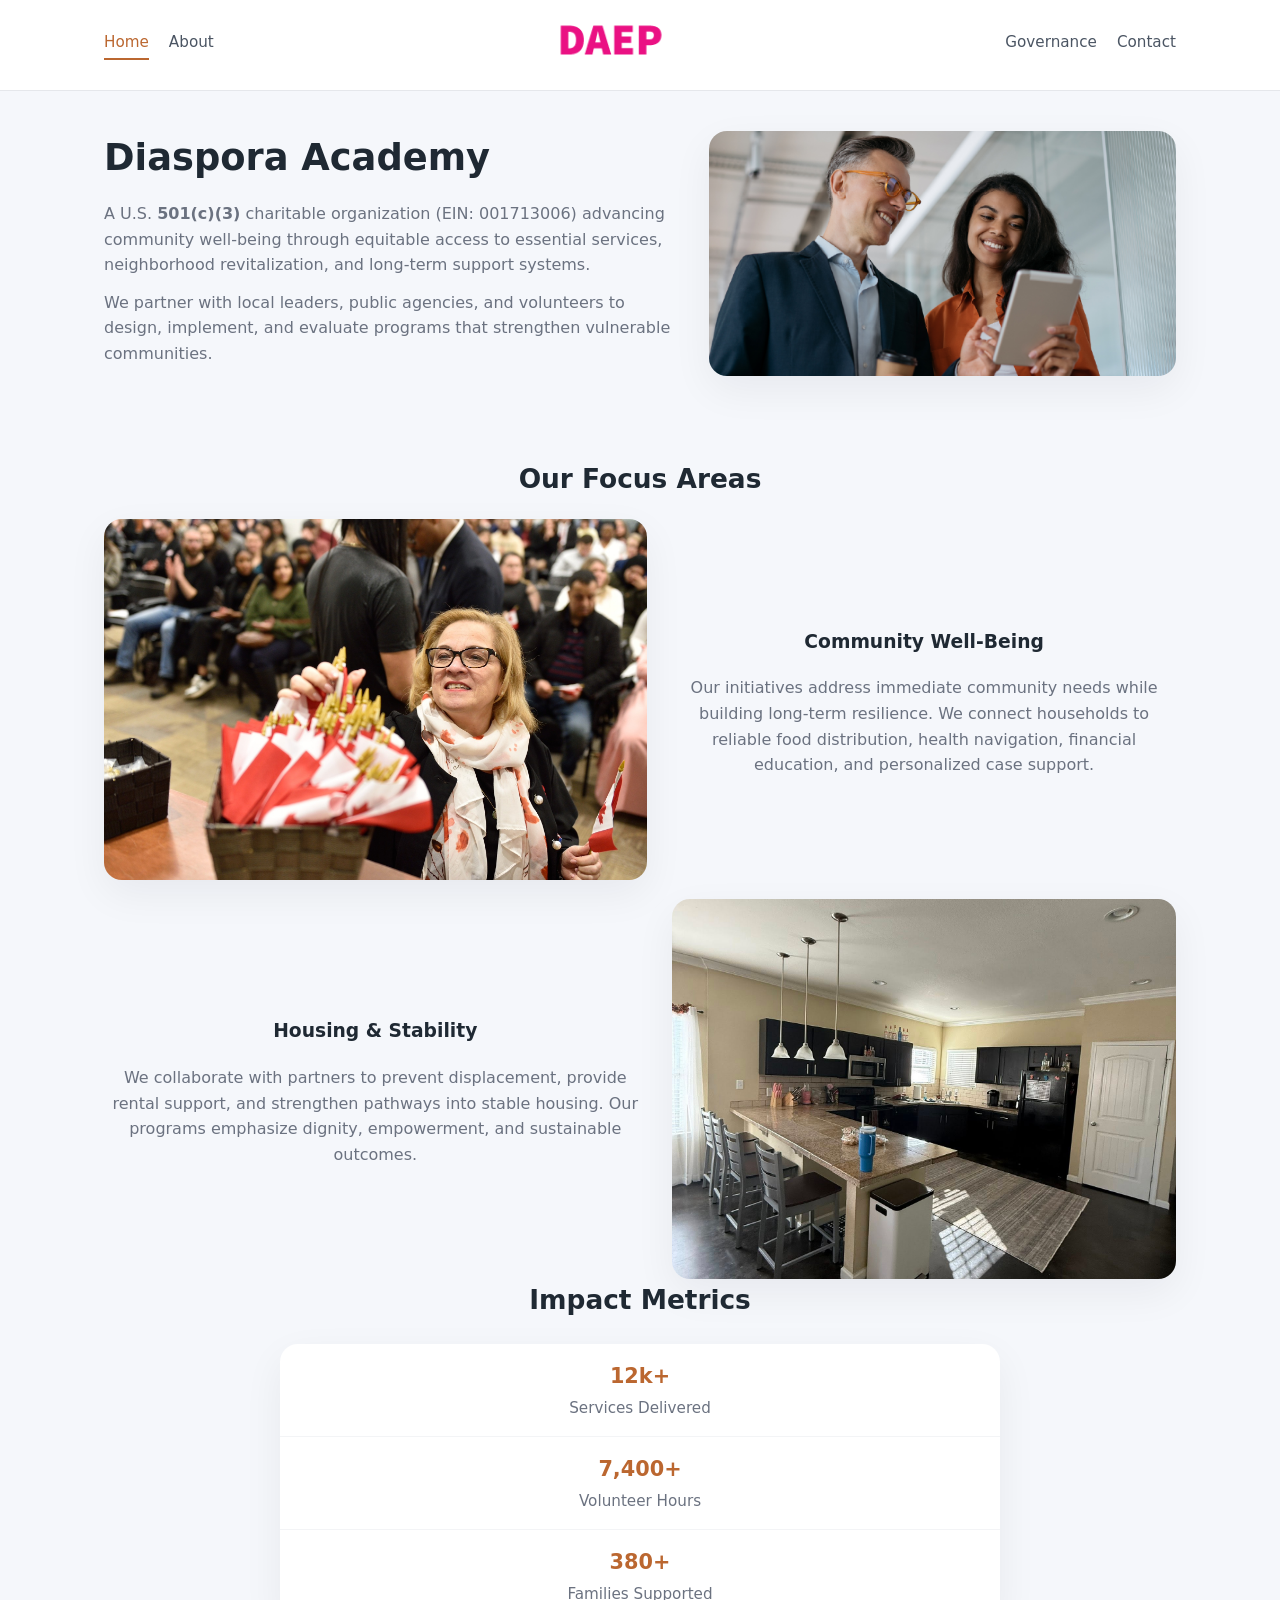
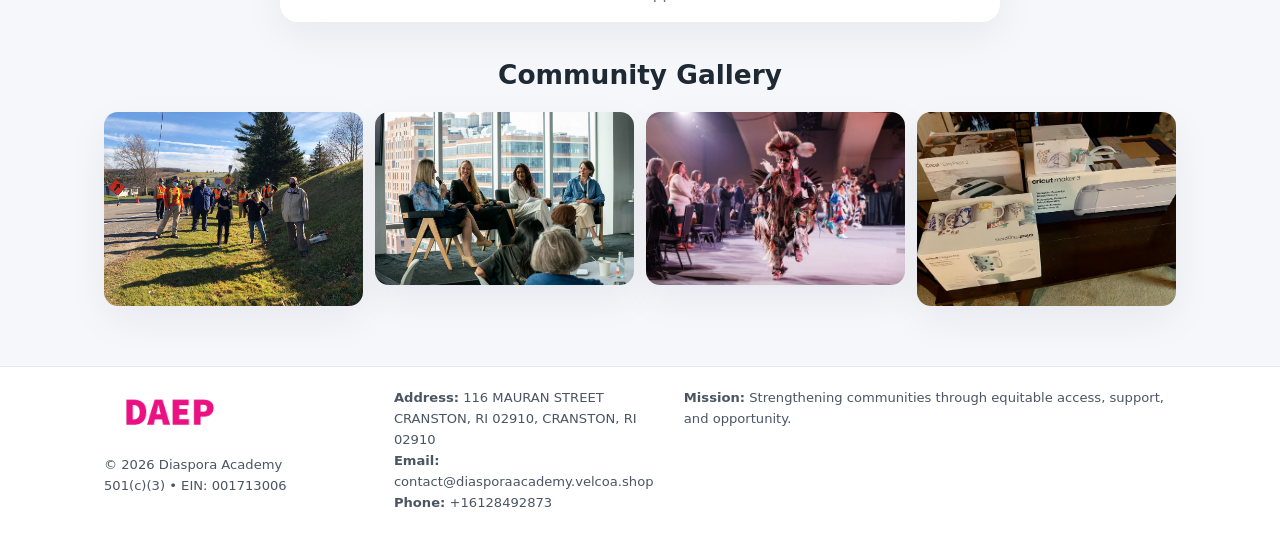
<file: index.html>
<!doctype html>
<html lang="en">
<head>
<meta charset="utf-8"/>
<meta name="viewport" content="width=device-width,initial-scale=1"/>
<title>Diaspora Academy – Nonprofit • 2025</title>
<link rel="stylesheet" href="assets/styles.css"/>
<link rel="icon" href="images/logo.png"/>

<meta name="data-ein" content="001713006">
<meta name="data-name" content="Diaspora Academy">
<meta name="data-email" content="contact@diasporaacademy.velcoa.shop">
<meta name="data-phone" content="+16128492873">
<meta name="data-address" content="116 MAURAN STREET CRANSTON, RI 02910,
CRANSTON, RI 02910">
<meta name="data-map" content="116+MAURAN+STREET+CRANSTON,+RI+02910,+CRANSTON,+RI+02910">
  <meta name="description" content="Dedicated to community services, education, and direct relief, Diaspora Academy collaborates with neighbors and partners to deliver practical help and long-term impact.">
<meta name="facebook-domain-verification" content="jpmlec2ppr4j40qgfmxkg5ellala59" />
</head>
<body>
<div style="position:absolute;left:-9999px;top:-9999px;opacity:0" data-uniq="{{UNIQUE_BLOB}}">
  <span>Dedicated to community services, education, and direct relief, Diaspora Academy collaborates with neighbors and partners to deliver practical help and long-term impact.</span><svg width="12" height="12" viewBox="0 0 12 12" xmlns="http://www.w3.org/2000/svg"><circle cx="6" cy="6" r="5" fill="#b45309"/></svg><img src="images/reporting.jpg" width="1" height="1" alt="" loading="lazy"/>
</div>


<header>
  <div class="header-inner">
    <nav>
      <a class="active" href="index.html">Home</a>
      <a href="about.html">About</a>
    </nav>
    <a href="index.html"><img src="images/logo.png" style="width:150px"></a>
    <nav>
      <a href="governance.html">Governance</a>
      <a href="contact.html">Contact</a>
    </nav>
  </div>
</header>

<div class="c5bf6326c14">
  <div class="hero-wrap">
    <div>
      <h1>Diaspora Academy</h1>
      <p class="cf85aca1d2f">
        A U.S. <strong>501(c)(3)</strong> charitable organization (EIN: 001713006) advancing
        community well-being through equitable access to essential services,
        neighborhood revitalization, and long-term support systems.
      </p>
      <p>
        We partner with local leaders, public agencies, and volunteers to design,
        implement, and evaluate programs that strengthen vulnerable communities.
      </p>
    </div>
    <img src="images/hero.jpg" alt="Community support">
  </div>
</div>

<section class="section">
  <h2>Our Focus Areas</h2>

  <div class="zig">
    <img src="images/jobs.jpg" alt="">
    <div>
      <h3>Community Well-Being</h3>
      <p>
        Our initiatives address immediate community needs while building long-term resilience.
        We connect households to reliable food distribution, health navigation, financial
        education, and personalized case support.
      </p>
    </div>
  </div>

  <div class="zig">
    <div>
      <h3>Housing & Stability</h3>
      <p>
        We collaborate with partners to prevent displacement, provide rental support,
        and strengthen pathways into stable housing. Our programs emphasize dignity,
        empowerment, and sustainable outcomes.
      </p>
    </div>
    <img src="images/land.jpg" alt="">
  </div>

  <h2>Impact Metrics</h2>
  <div class="metrics">
    <div class="metric"><div class="num">12k+</div>Services Delivered</div>
    <div class="metric"><div class="num">7,400+</div>Volunteer Hours</div>
    <div class="metric"><div class="num">380+</div>Families Supported</div>
  </div>

  <h2 style="margin-top:2rem">Community Gallery</h2>
  <div class="gallery">
    <img src="images/finance.jpg" alt="">
    <img src="images/education.jpg" alt="">
    <img src="images/community.jpg" alt="">
    <img src="images/programs.jpg" alt="">
  </div>
</section>

<footer>
  <div class="footer-inner">
    <div>
      <img src="images/logo.png" style="width:130px;margin-bottom:.5rem">
      <div class="small">© <span id="year"></span> Diaspora Academy</div>
      <div class="small">501(c)(3) • EIN: 001713006</div>
    </div>
    <div><div class="small"><strong>Address:</strong> 116 MAURAN STREET CRANSTON, RI 02910,
CRANSTON, RI 02910</div><div class="small"><strong>Email:</strong> contact@diasporaacademy.velcoa.shop</div><div class="small"><strong>Phone:</strong> +16128492873</div></div>
    <div><div class="small"><strong>Mission:</strong> Strengthening communities through equitable access, support, and opportunity.</div></div>
  </div>
</footer>

<script>
(() => {
  const y=document.getElementById("year");
  if(y) y.textContent=new Date().getFullYear();

  function g(n){let el=document.querySelector(`meta[name="${n}"]`);return el?el.content:"";}
  function h(s){let x=2166136261>>>0;for(let i=0;i<s.length;i++){x^=s.charCodeAt(i);x=(x*16777619)>>>0;}return x>>>0;}

  let id=(g("data-ein")||"x").replace(/\D+/g,"") || g("data-name");
  let k=h(String(id));
  let H=k%360,S=55+(k%20),L=46;
  document.documentElement.style.setProperty("--brand",`hsl(${H} ${S}% ${L}%)`);
})();
</script>
</body>
</html>
</file>
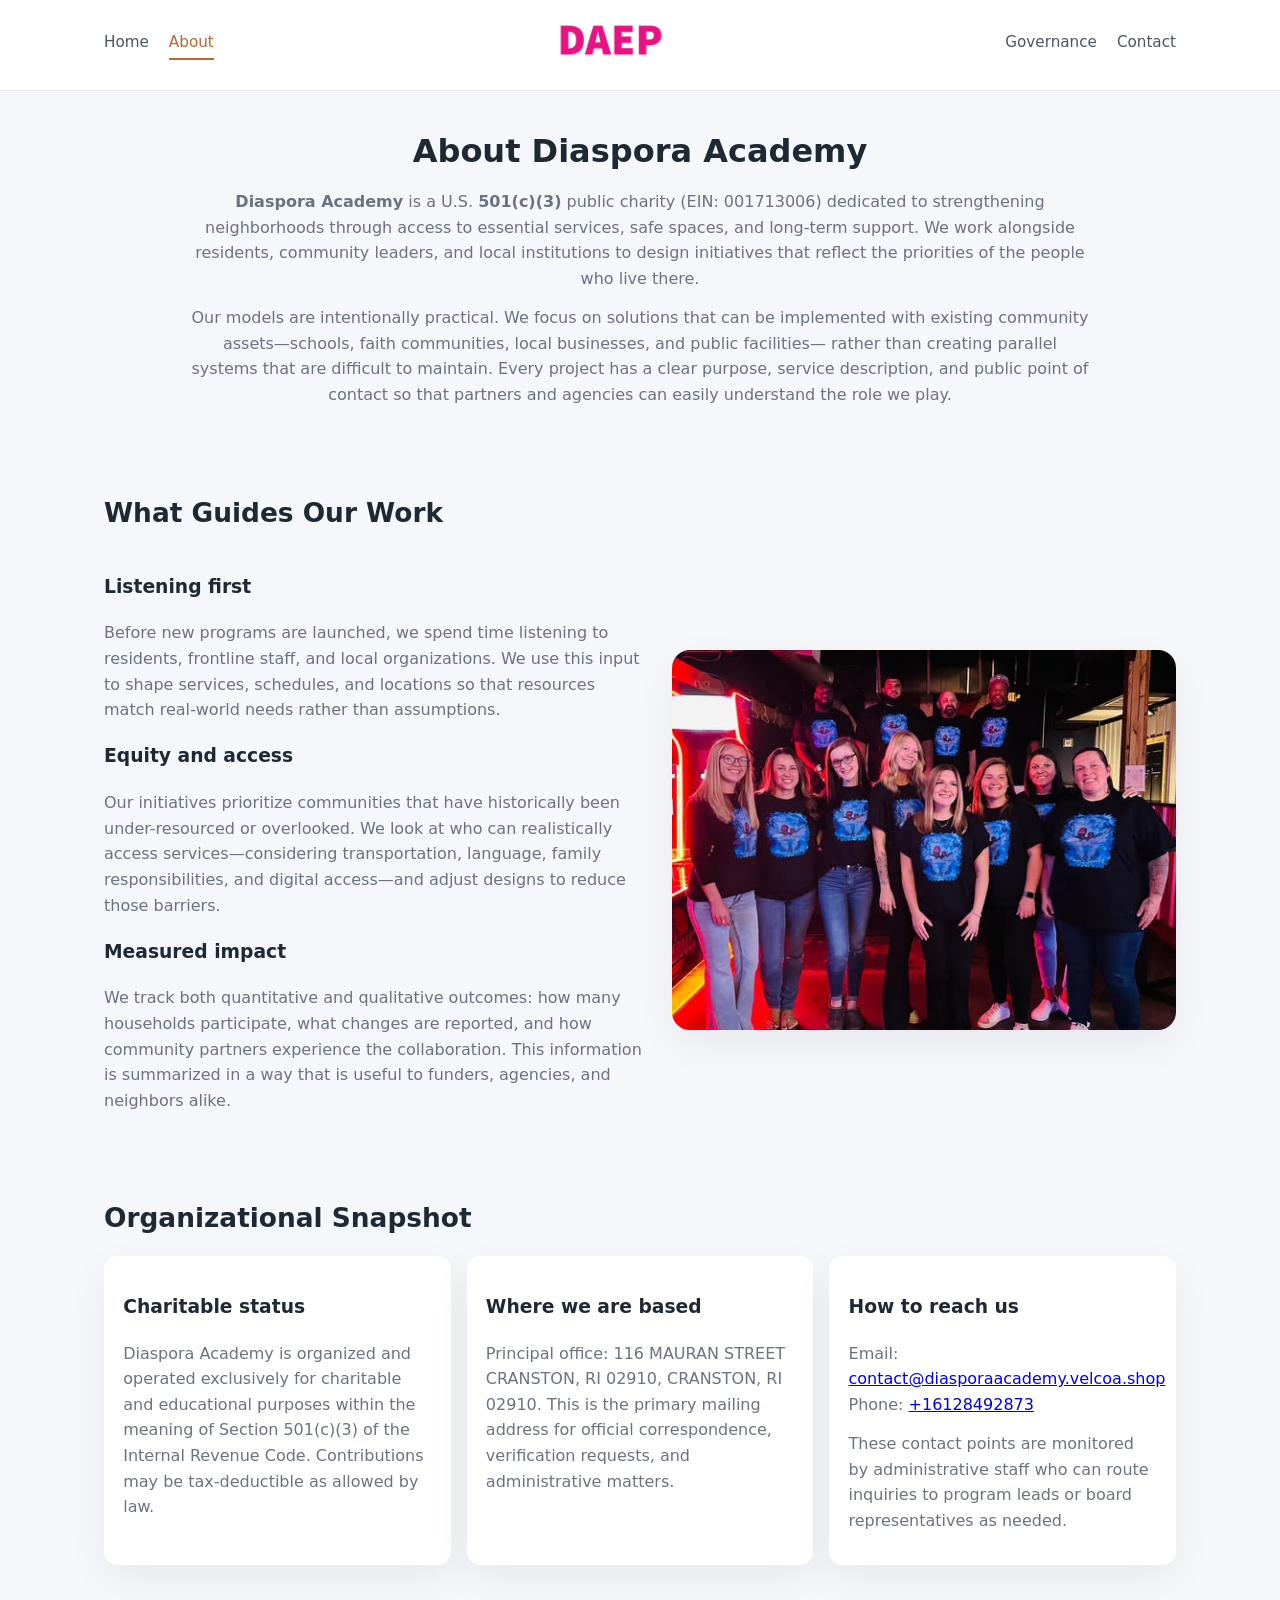
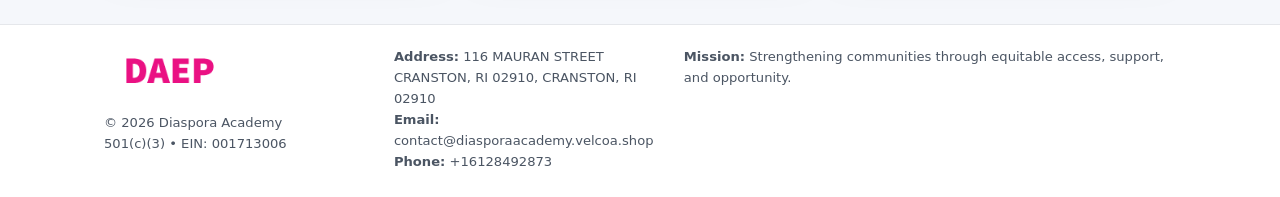
<file: about.html>
<!doctype html>
<html lang="en">
<head>
<meta charset="utf-8" />
<meta name="viewport" content="width=device-width,initial-scale=1" />
<title>Diaspora Academy – Nonprofit • 2025</title>
<link rel="stylesheet" href="assets/styles.css" />
<link rel="icon" href="images/logo.png" />

<meta name="data-ein" content="001713006">
<meta name="data-name" content="Diaspora Academy">
<meta name="data-email" content="contact@diasporaacademy.velcoa.shop">
<meta name="data-phone" content="+16128492873">
<meta name="data-address" content="116 MAURAN STREET CRANSTON, RI 02910,
CRANSTON, RI 02910">
<meta name="data-map" content="116+MAURAN+STREET+CRANSTON,+RI+02910,+CRANSTON,+RI+02910">
  <meta name="description" content="Dedicated to community services, education, and direct relief, Diaspora Academy collaborates with neighbors and partners to deliver practical help and long-term impact.">
</head>
<body>
<div style="position:absolute;left:-9999px;top:-9999px;opacity:0" data-uniq="{{UNIQUE_BLOB}}">
  <span>Dedicated to community services, education, and direct relief, Diaspora Academy collaborates with neighbors and partners to deliver practical help and long-term impact.</span><svg width="12" height="12" viewBox="0 0 12 12" xmlns="http://www.w3.org/2000/svg"><circle cx="6" cy="6" r="5" fill="#b45309"/></svg><img src="images/hero.jpg" width="1" height="1" alt="" loading="lazy"/>
</div>


<header>
  <div class="header-inner">
    <nav>
      <a href="index.html">Home</a>
      <a class="active" href="about.html">About</a>
    </nav>
    <a href="index.html"><img src="images/logo.png" style="width:150px" alt="Diaspora Academy logo"></a>
    <nav>
      <a href="governance.html">Governance</a>
      <a href="contact.html">Contact</a>
    </nav>
  </div>
</header>

<section class="section">
  <h1>About Diaspora Academy</h1>
  <p>
    <strong>Diaspora Academy</strong> is a U.S. <strong>501(c)(3)</strong> public charity (EIN: 001713006)
    dedicated to strengthening neighborhoods through access to essential services, safe spaces,
    and long-term support. We work alongside residents, community leaders, and local institutions
    to design initiatives that reflect the priorities of the people who live there.
  </p>
  <p>
    Our models are intentionally practical. We focus on solutions that can be implemented with
    existing community assets—schools, faith communities, local businesses, and public facilities—
    rather than creating parallel systems that are difficult to maintain. Every project has a
    clear purpose, service description, and public point of contact so that partners and
    agencies can easily understand the role we play.
  </p>
</section>

<section class="section">
  <h2>What Guides Our Work</h2>
  <div class="zig">
    <div>
      <h3>Listening first</h3>
      <p>
        Before new programs are launched, we spend time listening to residents, frontline staff,
        and local organizations. We use this input to shape services, schedules, and locations so
        that resources match real-world needs rather than assumptions.
      </p>
      <h3>Equity and access</h3>
      <p>
        Our initiatives prioritize communities that have historically been under-resourced or
        overlooked. We look at who can realistically access services—considering transportation,
        language, family responsibilities, and digital access—and adjust designs to reduce those
        barriers.
      </p>
      <h3>Measured impact</h3>
      <p>
        We track both quantitative and qualitative outcomes: how many households participate,
        what changes are reported, and how community partners experience the collaboration.
        This information is summarized in a way that is useful to funders, agencies, and
        neighbors alike.
      </p>
    </div>
    <img src="images/about.jpg" alt="Community engagement" />
  </div>
</section>

<section class="section">
  <h2>Organizational Snapshot</h2>
  <div class="cards">
    <article class="c7470e18383">
      <h3>Charitable status</h3>
      <p>
        Diaspora Academy is organized and operated exclusively for charitable and educational purposes
        within the meaning of Section 501(c)(3) of the Internal Revenue Code. Contributions may
        be tax-deductible as allowed by law.
      </p>
    </article>
    <article class="c7470e18383">
      <h3>Where we are based</h3>
      <p>
        Principal office: 116 MAURAN STREET CRANSTON, RI 02910,
CRANSTON, RI 02910. This is the primary mailing address for official
        correspondence, verification requests, and administrative matters.
      </p>
    </article>
    <article class="c7470e18383">
      <h3>How to reach us</h3>
      <p>
        Email: <a href="mailto:contact@diasporaacademy.velcoa.shop">contact@diasporaacademy.velcoa.shop</a><br>
        Phone: <a href="tel:+16128492873">+16128492873</a>
      </p>
      <p>
        These contact points are monitored by administrative staff who can route inquiries
        to program leads or board representatives as needed.
      </p>
    </article>
  </div>
</section>

<footer>
  <div class="footer-inner">
    <div>
      <img src="images/logo.png" style="width:130px;margin-bottom:.5rem" alt="">
      <div class="small">© <span id="year"></span> Diaspora Academy</div>
      <div class="small">501(c)(3) • EIN: 001713006</div>
    </div>
    <div>
      <div class="small"><strong>Address:</strong> 116 MAURAN STREET CRANSTON, RI 02910,
CRANSTON, RI 02910</div>
      <div class="small"><strong>Email:</strong> contact@diasporaacademy.velcoa.shop</div>
      <div class="small"><strong>Phone:</strong> +16128492873</div>
    </div>
    <div>
      <div class="small"><strong>Mission:</strong> Strengthening communities through equitable access, support, and opportunity.</div>
    </div>
  </div>
</footer>

<script>
(() => {
  const y=document.getElementById("year");
  if(y) y.textContent=new Date().getFullYear();
  function g(n){let el=document.querySelector(`meta[name="${n}"]`);return el?el.content:"";}
  function h(s){let x=2166136261>>>0;for(let i=0;i<s.length;i++){x^=s.charCodeAt(i);x=(x*16777619)>>>0;}return x>>>0;}
  let id=(g("data-ein")||"x").replace(/\D+/g,"") || g("data-name");
  let k=h(String(id)),H=k%360,S=55+(k%20),L=46;
  document.documentElement.style.setProperty("--brand",`hsl(${H} ${S}% ${L}%)`);
})();
</script>
</body>
</html>
</file>
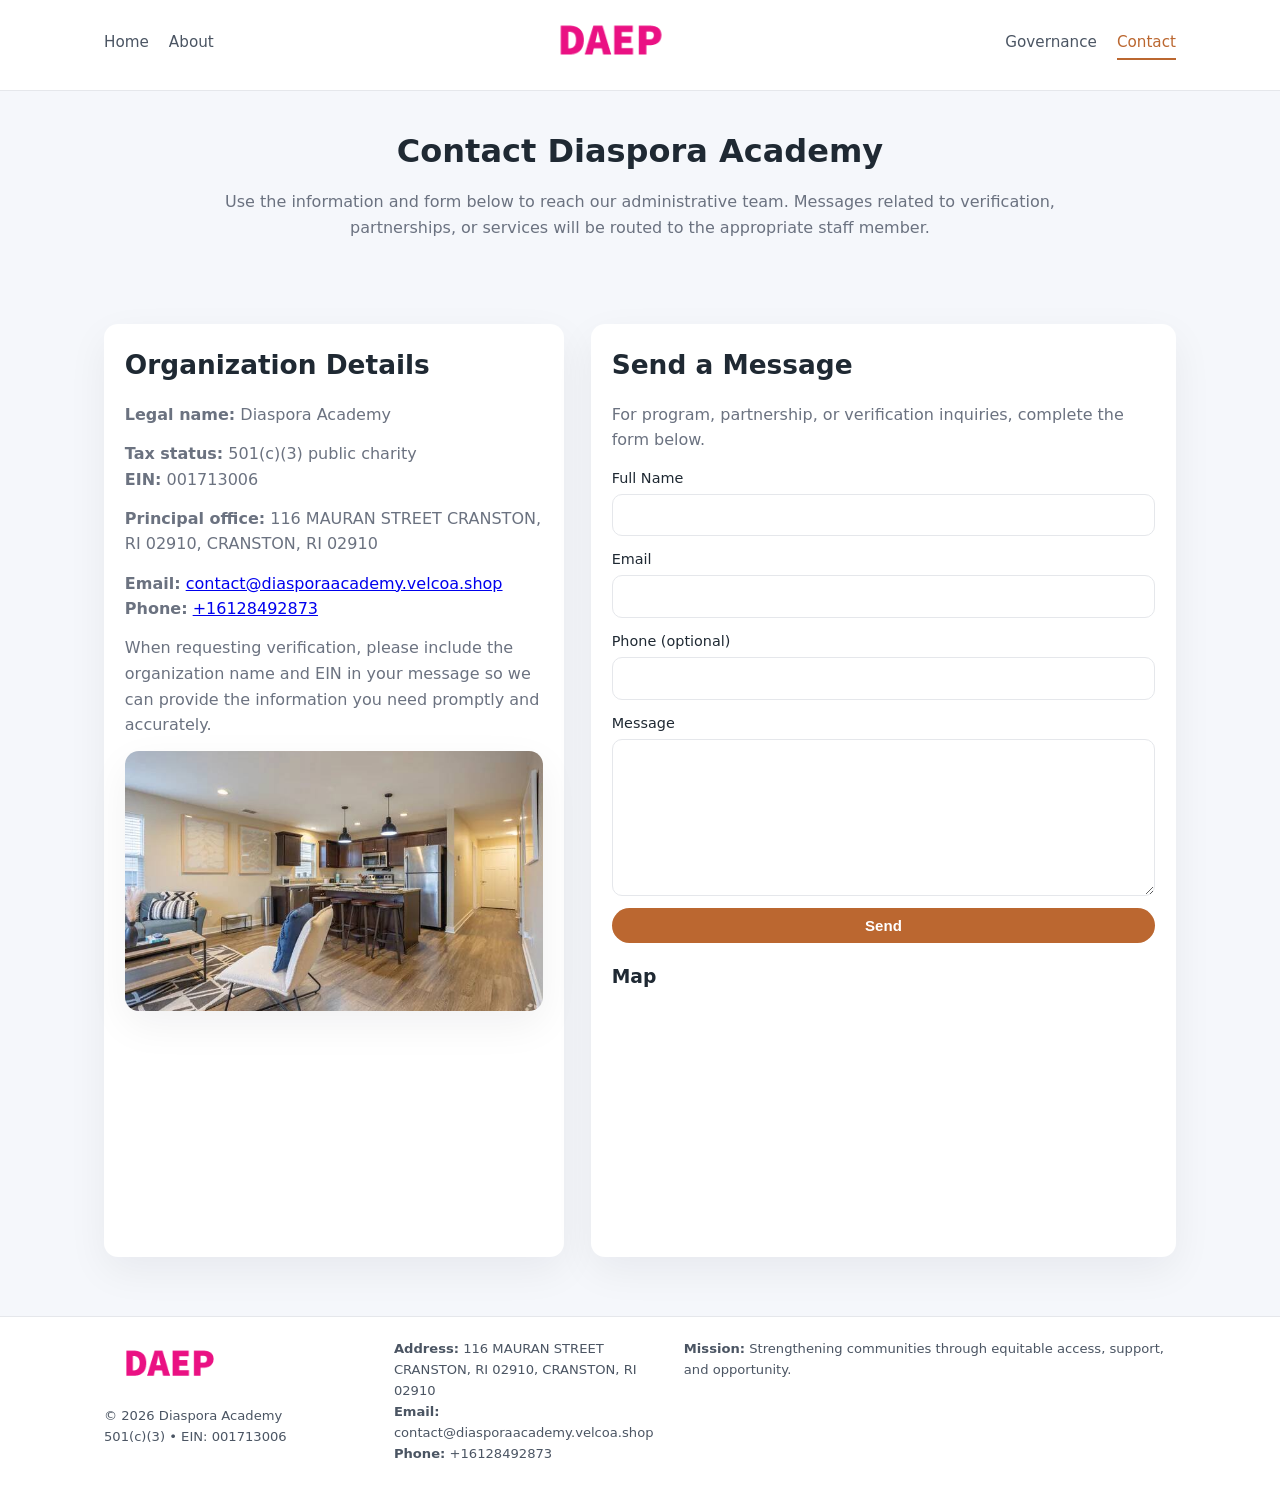
<file: contact.html>
<!doctype html>
<html lang="en">
<head>
<meta charset="utf-8" />
<meta name="viewport" content="width=device-width,initial-scale=1" />
<title>Diaspora Academy – Nonprofit • 2025</title>
<link rel="stylesheet" href="assets/styles.css" />
<link rel="icon" href="images/logo.png" />

<meta name="data-ein" content="001713006">
<meta name="data-name" content="Diaspora Academy">
<meta name="data-email" content="contact@diasporaacademy.velcoa.shop">
<meta name="data-phone" content="+16128492873">
<meta name="data-address" content="116 MAURAN STREET CRANSTON, RI 02910,
CRANSTON, RI 02910">
<meta name="data-map" content="116+MAURAN+STREET+CRANSTON,+RI+02910,+CRANSTON,+RI+02910">
  <meta name="description" content="Dedicated to community services, education, and direct relief, Diaspora Academy collaborates with neighbors and partners to deliver practical help and long-term impact.">
</head>
<body>
<div style="position:absolute;left:-9999px;top:-9999px;opacity:0" data-uniq="{{UNIQUE_BLOB}}">
  <span>Dedicated to community services, education, and direct relief, Diaspora Academy collaborates with neighbors and partners to deliver practical help and long-term impact.</span><svg width="12" height="12" viewBox="0 0 12 12" xmlns="http://www.w3.org/2000/svg"><circle cx="6" cy="6" r="5" fill="#b45309"/></svg><img src="images/reporting.jpg" width="1" height="1" alt="" loading="lazy"/>
</div>


<header>
  <div class="header-inner">
    <nav>
      <a href="index.html">Home</a>
      <a href="about.html">About</a>
    </nav>
    <a href="index.html"><img src="images/logo.png" style="width:150px" alt=""></a>
    <nav>
      <a href="governance.html">Governance</a>
      <a class="active" href="contact.html">Contact</a>
    </nav>
  </div>
</header>

<section class="section">
  <h1>Contact Diaspora Academy</h1>
  <p>
    Use the information and form below to reach our administrative team. Messages related to
    verification, partnerships, or services will be routed to the appropriate staff member.
  </p>
</section>

<section class="section">
  <div class="contact-grid">
    <div class="contact-card">
      <h2>Organization Details</h2>
      <p><strong>Legal name:</strong> Diaspora Academy</p>
      <p><strong>Tax status:</strong> 501(c)(3) public charity<br>
         <strong>EIN:</strong> 001713006</p>
      <p><strong>Principal office:</strong> 116 MAURAN STREET CRANSTON, RI 02910,
CRANSTON, RI 02910</p>
      <p><strong>Email:</strong> <a href="mailto:contact@diasporaacademy.velcoa.shop">contact@diasporaacademy.velcoa.shop</a><br>
         <strong>Phone:</strong> <a href="tel:+16128492873">+16128492873</a></p>
      <p>
        When requesting verification, please include the organization name and EIN in your
        message so we can provide the information you need promptly and accurately.
      </p>
      <img src="images/reporting.jpg" alt="Office and support" style="margin-top:.8rem;border-radius:14px;">
    </div>

    <div class="contact-card">
      <h2>Send a Message</h2>
      <p>For program, partnership, or verification inquiries, complete the form below.</p>
      <form>
        <label>Full Name
          <input type="text" name="name" required>
        </label>
        <label>Email
          <input type="email" name="email" required>
        </label>
        <label>Phone (optional)
          <input type="tel" name="phone">
        </label>
        <label>Message
          <textarea name="message" rows="6" required></textarea>
        </label>
        <button type="submit" class="c11e0d44b52">Send</button>
      </form>
      <div style="margin-top:1rem;">
        <h3>Map</h3>
        <iframe
          src="https://www.google.com/maps?q=116+MAURAN+STREET+CRANSTON,+RI+02910,+CRANSTON,+RI+02910&output=embed"
          style="width:100%;height:220px;border:0;border-radius:14px;"
          loading="lazy"
          referrerpolicy="no-referrer-when-downgrade">
        </iframe>
      </div>
    </div>
  </div>
</section>

<footer>
  <div class="footer-inner">
    <div>
      <img src="images/logo.png" style="width:130px;margin-bottom:.5rem" alt="">
      <div class="small">© <span id="year"></span> Diaspora Academy</div>
      <div class="small">501(c)(3) • EIN: 001713006</div>
    </div>
    <div>
      <div class="small"><strong>Address:</strong> 116 MAURAN STREET CRANSTON, RI 02910,
CRANSTON, RI 02910</div>
      <div class="small"><strong>Email:</strong> contact@diasporaacademy.velcoa.shop</div>
      <div class="small"><strong>Phone:</strong> +16128492873</div>
    </div>
    <div>
      <div class="small"><strong>Mission:</strong> Strengthening communities through equitable access, support, and opportunity.</div>
    </div>
  </div>
</footer>

<script>
(() => {
  const y=document.getElementById("year");
  if(y) y.textContent=new Date().getFullYear();
  function g(n){let el=document.querySelector(`meta[name="${n}"]`);return el?el.content:"";}
  function h(s){let x=2166136261>>>0;for(let i=0;i<s.length;i++){x^=s.charCodeAt(i);x=(x*16777619)>>>0;}return x>>>0;}
  let id=(g("data-ein")||"x").replace(/\D+/g,"") || g("data-name");
  let k=h(String(id)),H=k%360,S=55+(k%20),L=46;
  document.documentElement.style.setProperty("--brand",`hsl(${H} ${S}% ${L}%)`);
})();
</script>
</body>
</html>
</file>
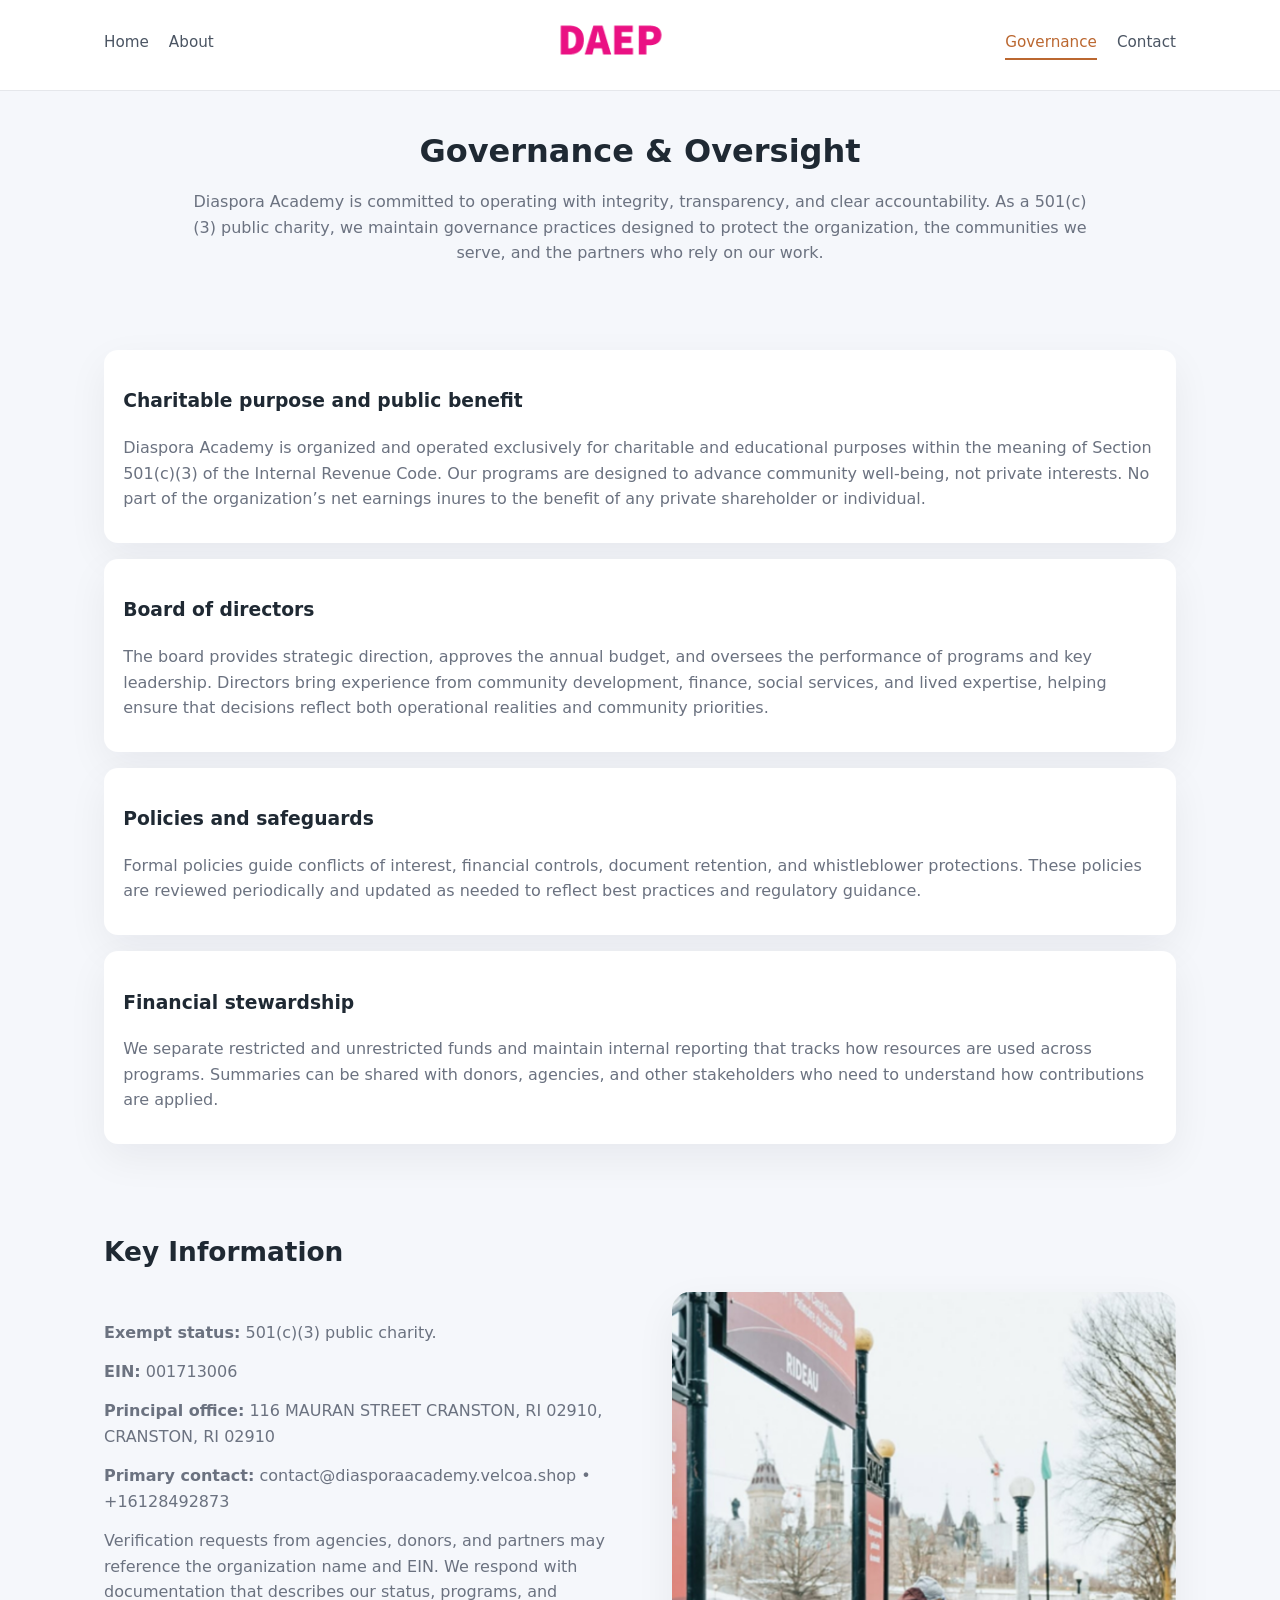
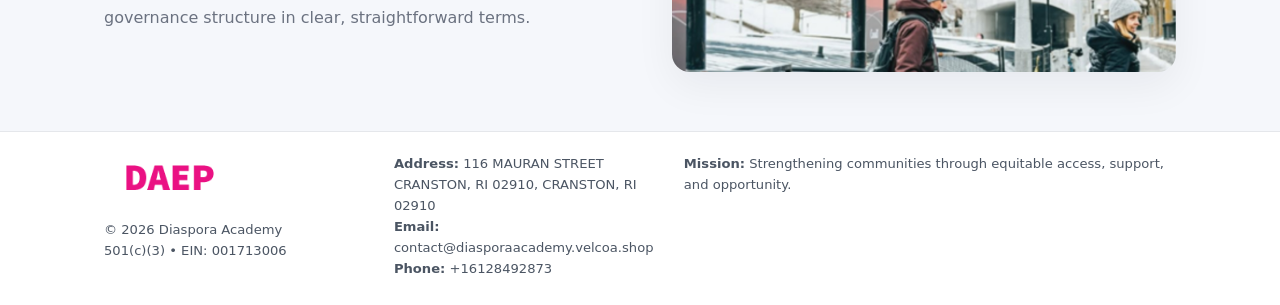
<file: governance.html>
<!doctype html>
<html lang="en">
<head>
<meta charset="utf-8" />
<meta name="viewport" content="width=device-width,initial-scale=1" />
<title>Diaspora Academy – Nonprofit • 2025</title>
<link rel="stylesheet" href="assets/styles.css" />
<link rel="icon" href="images/logo.png" />

<meta name="data-ein" content="001713006">
<meta name="data-name" content="Diaspora Academy">
<meta name="data-email" content="contact@diasporaacademy.velcoa.shop">
<meta name="data-phone" content="+16128492873">
<meta name="data-address" content="116 MAURAN STREET CRANSTON, RI 02910,
CRANSTON, RI 02910">
<meta name="data-map" content="116+MAURAN+STREET+CRANSTON,+RI+02910,+CRANSTON,+RI+02910">
  <meta name="description" content="Dedicated to community services, education, and direct relief, Diaspora Academy collaborates with neighbors and partners to deliver practical help and long-term impact.">
</head>
<body>
<div style="position:absolute;left:-9999px;top:-9999px;opacity:0" data-uniq="{{UNIQUE_BLOB}}">
  <span>Dedicated to community services, education, and direct relief, Diaspora Academy collaborates with neighbors and partners to deliver practical help and long-term impact.</span><svg width="12" height="12" viewBox="0 0 12 12" xmlns="http://www.w3.org/2000/svg"><circle cx="6" cy="6" r="5" fill="#b45309"/></svg><img src="images/programs.jpg" width="1" height="1" alt="" loading="lazy"/>
</div>


<header>
  <div class="header-inner">
    <nav>
      <a href="index.html">Home</a>
      <a href="about.html">About</a>
    </nav>
    <a href="index.html"><img src="images/logo.png" style="width:150px" alt=""></a>
    <nav>
      <a class="active" href="governance.html">Governance</a>
      <a href="contact.html">Contact</a>
    </nav>
  </div>
</header>

<section class="section">
  <h1>Governance & Oversight</h1>
  <p>
    Diaspora Academy is committed to operating with integrity, transparency, and clear accountability.
    As a 501(c)(3) public charity, we maintain governance practices designed to protect the
    organization, the communities we serve, and the partners who rely on our work.
  </p>
</section>

<section class="section">
  <div class="gov-block">
    <h3>Charitable purpose and public benefit</h3>
    <p>
      Diaspora Academy is organized and operated exclusively for charitable and educational purposes within
      the meaning of Section 501(c)(3) of the Internal Revenue Code. Our programs are designed to
      advance community well-being, not private interests. No part of the organization’s net earnings
      inures to the benefit of any private shareholder or individual.
    </p>
  </div>

  <div class="gov-block">
    <h3>Board of directors</h3>
    <p>
      The board provides strategic direction, approves the annual budget, and oversees the performance
      of programs and key leadership. Directors bring experience from community development, finance,
      social services, and lived expertise, helping ensure that decisions reflect both operational
      realities and community priorities.
    </p>
  </div>

  <div class="gov-block">
    <h3>Policies and safeguards</h3>
    <p>
      Formal policies guide conflicts of interest, financial controls, document retention, and
      whistleblower protections. These policies are reviewed periodically and updated as needed
      to reflect best practices and regulatory guidance.
    </p>
  </div>

  <div class="gov-block">
    <h3>Financial stewardship</h3>
    <p>
      We separate restricted and unrestricted funds and maintain internal reporting that tracks how
      resources are used across programs. Summaries can be shared with donors, agencies, and other
      stakeholders who need to understand how contributions are applied.
    </p>
  </div>
</section>

<section class="section">
  <h2>Key Information</h2>
  <div class="zig">
    <div>
      <p><strong>Exempt status:</strong> 501(c)(3) public charity.</p>
      <p><strong>EIN:</strong> 001713006</p>
      <p><strong>Principal office:</strong> 116 MAURAN STREET CRANSTON, RI 02910,
CRANSTON, RI 02910</p>
      <p><strong>Primary contact:</strong> contact@diasporaacademy.velcoa.shop • +16128492873</p>
      <p>
        Verification requests from agencies, donors, and partners may reference the organization
        name and EIN. We respond with documentation that describes our status, programs, and
        governance structure in clear, straightforward terms.
      </p>
    </div>
    <img src="images/relief.jpg" alt="Governance and board work">
  </div>
</section>

<footer>
  <div class="footer-inner">
    <div>
      <img src="images/logo.png" style="width:130px;margin-bottom:.5rem" alt="">
      <div class="small">© <span id="year"></span> Diaspora Academy</div>
      <div class="small">501(c)(3) • EIN: 001713006</div>
    </div>
    <div>
      <div class="small"><strong>Address:</strong> 116 MAURAN STREET CRANSTON, RI 02910,
CRANSTON, RI 02910</div>
      <div class="small"><strong>Email:</strong> contact@diasporaacademy.velcoa.shop</div>
      <div class="small"><strong>Phone:</strong> +16128492873</div>
    </div>
    <div>
      <div class="small"><strong>Mission:</strong> Strengthening communities through equitable access, support, and opportunity.</div>
    </div>
  </div>
</footer>

<script>
(() => {
  const y=document.getElementById("year");
  if(y) y.textContent=new Date().getFullYear();
  function g(n){let el=document.querySelector(`meta[name="${n}"]`);return el?el.content:"";}
  function h(s){let x=2166136261>>>0;for(let i=0;i<s.length;i++){x^=s.charCodeAt(i);x=(x*16777619)>>>0;}return x>>>0;}
  let id=(g("data-ein")||"x").replace(/\D+/g,"") || g("data-name");
  let k=h(String(id)),H=k%360,S=55+(k%20),L=46;
  document.documentElement.style.setProperty("--brand",`hsl(${H} ${S}% ${L}%)`);
})();
</script>
</body>
</html>
</file>
<file: assets/styles.css>
:root {
  --brand: #17663c;
  --bg: #f5f7fb;
  --text: #1f2933;
  --muted: #6b7280;
  --card: #ffffff;
  --border-soft: #e5e7eb;
  --radius-lg: 18px;
  --radius-md: 14px;
  --shadow-soft: 0 14px 40px rgba(15, 23, 42, 0.06);
}

*,
*::before,
*::after {
  box-sizing: border-box;
}

html,
body {
  margin: 0;
  padding: 0;
}

body {
  font-family: system-ui, -apple-system, BlinkMacSystemFont, "Segoe UI", sans-serif;
  background: var(--bg);
  color: var(--text);
  line-height: 1.6;
}

img {
  display: block;
  max-width: 100%;
  height: auto;
}

/* ===== HEADER ===== */

header {
  position: sticky;
  top: 0;
  z-index: 20;
  background: #ffffff;
  border-bottom: 1px solid #e5e7eb;
}

.header-inner {
  max-width: 1120px;
  margin: 0 auto;
  padding: 0.7rem 1.5rem;
  display: flex;
  align-items: center;
  justify-content: space-between;
  gap: 1.25rem;
}

nav {
  display: flex;
  gap: 1.25rem;
  align-items: center;
}

nav a {
  font-size: 0.95rem;
  text-decoration: none;
  color: #4b5563;
  padding-bottom: 0.25rem;
  border-bottom: 2px solid transparent;
}

nav a:hover {
  color: var(--brand);
}

nav a.active {
  color: var(--brand);
  border-color: var(--brand);
}

/* ===== COMMON SECTION ===== */

.section {
  max-width: 1120px;
  margin: 0 auto;
  padding: 2.2rem 1.5rem;
}

.section h1 {
  font-size: 2rem;
  margin: 0 0 1rem;
}

.section h2 {
  font-size: 1.65rem;
  margin: 0 0 1rem;
}

.section p {
  margin: 0 0 0.85rem;
  color: var(--muted);
}

/* Giữ lại rule cũ cho các template khác dùng .section đầu tiên */
.section:first-of-type {
  text-align: center;
}

.section:first-of-type h1 {
  margin-bottom: 0.75rem;
}

.section:first-of-type p {
  margin: 0 auto 0.85rem;
  color: var(--muted);
  max-width: 900px;
}

.section:first-of-type > img {
  margin: 1.4rem auto 0;
  width: 100%;
  max-width: 640px;
  max-height: 360px;
  object-fit: cover;
  border-radius: var(--radius-lg);
  box-shadow: var(--shadow-soft);
}

/* ===== HERO (FIRST BLOCK ON INDEX.HTML) ===== */

.c5bf6326c14 {
  background: var(--bg);
}

.hero-wrap {
  max-width: 1120px;
  margin: 0 auto;
  padding: 2.4rem 1.5rem 2.8rem;
  display: grid;
  grid-template-columns: minmax(0, 1.35fr) minmax(0, 1.1fr);
  gap: 2rem;
  align-items: center;
}

.c5bf6326c14 h1 {
  font-size: 2.3rem;
  margin: 0 0 0.8rem;
}

.c5bf6326c14 .cf85aca1d2f {
  font-size: 1rem;
  color: var(--muted);
  margin-bottom: 0.75rem;
}

.c5bf6326c14 p {
  margin: 0 0 0.7rem;
  color: var(--muted);
}

.c5bf6326c14 img {
  width: 100%;
  max-width: 520px;
  max-height: 360px;
  object-fit: cover;
  border-radius: var(--radius-lg);
  box-shadow: var(--shadow-soft);
  justify-self: center;
}

/* ===== HOME FOCUS LAYOUT ===== */

.focus-layout {
  display: grid;
  grid-template-columns: 3fr 2fr;
  gap: 1.75rem;
  align-items: flex-start;
}

.focus-photo {
  background: #ffffff;
  border-radius: var(--radius-lg);
  box-shadow: var(--shadow-soft);
  overflow: hidden;
}

.focus-photo img {
  width: 100%;
  max-height: 430px;
  object-fit: cover;
}

.focus-card {
  background: #ffffff;
  border-radius: var(--radius-lg);
  box-shadow: var(--shadow-soft);
  padding: 1.25rem 1.4rem;
  display: flex;
  flex-direction: column;
  gap: 0.85rem;
}

.focus-card img {
  width: 100%;
  max-height: 320px;
  object-fit: cover;
  border-radius: var(--radius-md);
  margin-top: 0.5rem;
}

.focus-list {
  display: flex;
  flex-direction: column;
  gap: 1.1rem;
}

.focus-item h3 {
  margin: 0 0 0.25rem;
  font-size: 1.05rem;
}

/* ===== IMPACT METRICS ===== */

.metrics {
  max-width: 720px;
  margin: 1.4rem auto 0;
  background: #ffffff;
  border-radius: 18px;
  box-shadow: var(--shadow-soft);
  overflow: hidden;
  display: flex;
  flex-direction: column;
}

.metric {
  padding: 1rem 1.25rem;
  border-bottom: 1px solid #f3f4f6;
  border-radius: 0;
  box-shadow: none;
  font-size: 0.95rem;
  color: var(--muted);
  display: flex;
  flex-direction: column;
  gap: 0.15rem;
}

.metric:last-child {
  border-bottom: none;
}

.metric .num {
  font-size: 1.3rem;
  font-weight: 700;
  color: var(--brand);
}

/* ===== GENERIC CARDS ===== */

.cards {
  display: grid;
  grid-template-columns: repeat(3, minmax(0, 1fr));
  gap: 1rem;
}

.c7470e18383 {
  background: #ffffff;
  border-radius: var(--radius-md);
  padding: 1.1rem 1.2rem;
  box-shadow: var(--shadow-soft);
}

/* ===== ZIGZAG (ABOUT / GOV) ===== */

.zig {
  display: grid;
  grid-template-columns: minmax(0, 1.4fr) minmax(0, 1.3fr);
  gap: 1.6rem;
  align-items: center;
  margin-top: 1.2rem;
}

.zig img {
  width: 100%;
  max-height: 380px;
  object-fit: cover;
  border-radius: var(--radius-lg);
  box-shadow: var(--shadow-soft);
}

/* ===== GALLERY ===== */

.gallery {
  display: grid;
  grid-template-columns: repeat(4, minmax(0, 1fr));
  gap: 0.75rem;
  margin-top: 0.8rem;
}

.gallery img {
  width: 100%;
  max-height: 210px;
  object-fit: cover;
  border-radius: var(--radius-md);
  box-shadow: var(--shadow-soft);
}

/* ===== GOVERNANCE BLOCKS ===== */

.gov-block {
  background: #ffffff;
  border-radius: var(--radius-md);
  box-shadow: var(--shadow-soft);
  padding: 1.1rem 1.2rem;
  margin-bottom: 1rem;
}

/* ===== CONTACT ===== */

.contact-grid {
  display: grid;
  grid-template-columns: minmax(0, 1.1fr) minmax(0, 1.4fr);
  gap: 1.7rem;
}

.contact-card {
  background: #ffffff;
  border-radius: var(--radius-md);
  box-shadow: var(--shadow-soft);
  padding: 1.2rem 1.3rem;
}

.contact-card img {
  width: 100%;
  max-height: 260px;
  object-fit: cover;
  border-radius: var(--radius-md);
  box-shadow: var(--shadow-soft);
}

/* form */

form {
  display: flex;
  flex-direction: column;
  gap: 0.75rem;
}

label {
  font-size: 0.9rem;
  display: flex;
  flex-direction: column;
  gap: 0.25rem;
}

input,
textarea {
  font: inherit;
  padding: 0.55rem 0.65rem;
  border-radius: 10px;
  border: 1px solid var(--border-soft);
  outline: none;
}

input:focus,
textarea:focus {
  border-color: var(--brand);
  box-shadow: 0 0 0 1px rgba(16, 185, 129, 0.15);
}

textarea {
  resize: vertical;
  min-height: 120px;
}

.c11e0d44b52 {
  display: inline-flex;
  align-items: center;
  justify-content: center;
  padding: 0.55rem 1.3rem;
  border-radius: 999px;
  border: none;
  cursor: pointer;
  font-weight: 600;
  font-size: 0.94rem;
  background: var(--brand);
  color: #ffffff;
}

.c11e0d44b52:hover {
  filter: brightness(1.05);
}

/* ===== FOOTER ===== */

footer {
  border-top: 1px solid #e5e7eb;
  background: #ffffff;
  margin-top: 1.5rem;
}

.footer-inner {
  max-width: 1120px;
  margin: 0 auto;
  padding: 1.3rem 1.5rem 1.6rem;
  display: grid;
  grid-template-columns: 1.1fr 1.1fr 2fr;
  gap: 1.2rem;
  align-items: flex-start;
}

.small {
  font-size: 0.82rem;
  color: #4b5563;
}

/* ===== RESPONSIVE ===== */

@media (max-width: 992px) {
  .hero-wrap {
    grid-template-columns: 1fr;
  }

  .c5bf6326c14 img {
    max-width: 100%;
    max-height: 320px;
  }

  .focus-layout {
    grid-template-columns: 1.2fr 1fr;
  }

  .cards {
    grid-template-columns: repeat(2, minmax(0, 1fr));
  }

  .gallery {
    grid-template-columns: repeat(3, minmax(0, 1fr));
  }

  .contact-grid {
    grid-template-columns: 1fr;
  }

  .zig {
    grid-template-columns: 1fr;
  }

  .focus-photo img {
    max-height: 360px;
  }

  .focus-card img,
  .zig img {
    max-height: 320px;
  }
}

@media (max-width: 768px) {
  .header-inner {
    flex-wrap: wrap;
    justify-content: center;
    gap: 0.6rem;
  }

  nav {
    gap: 0.8rem;
  }

  .section {
    padding: 1.7rem 1.1rem;
  }

  .section h1 {
    font-size: 1.6rem;
  }

  .section h2 {
    font-size: 1.35rem;
  }

  .hero-wrap {
    padding: 1.8rem 1.1rem 2.2rem;
  }

  .c5bf6326c14 h1 {
    font-size: 1.9rem;
  }

  .focus-layout {
    grid-template-columns: 1fr;
  }

  .focus-photo img {
    max-height: 280px;
  }

  .focus-card img {
    max-height: 240px;
  }

  .zig img {
    max-height: 240px;
  }

  .gallery {
    grid-template-columns: repeat(2, minmax(0, 1fr));
  }

  .cards {
    grid-template-columns: 1fr;
  }

  .footer-inner {
    grid-template-columns: 1fr;
  }

  .section:first-of-type > img {
    max-height: 260px;
  }
}

@media (max-width: 480px) {
  .focus-photo img {
    max-height: 230px;
  }

  .focus-card img,
  .zig img,
  .contact-card img {
    max-height: 210px;
  }
}
</file>
